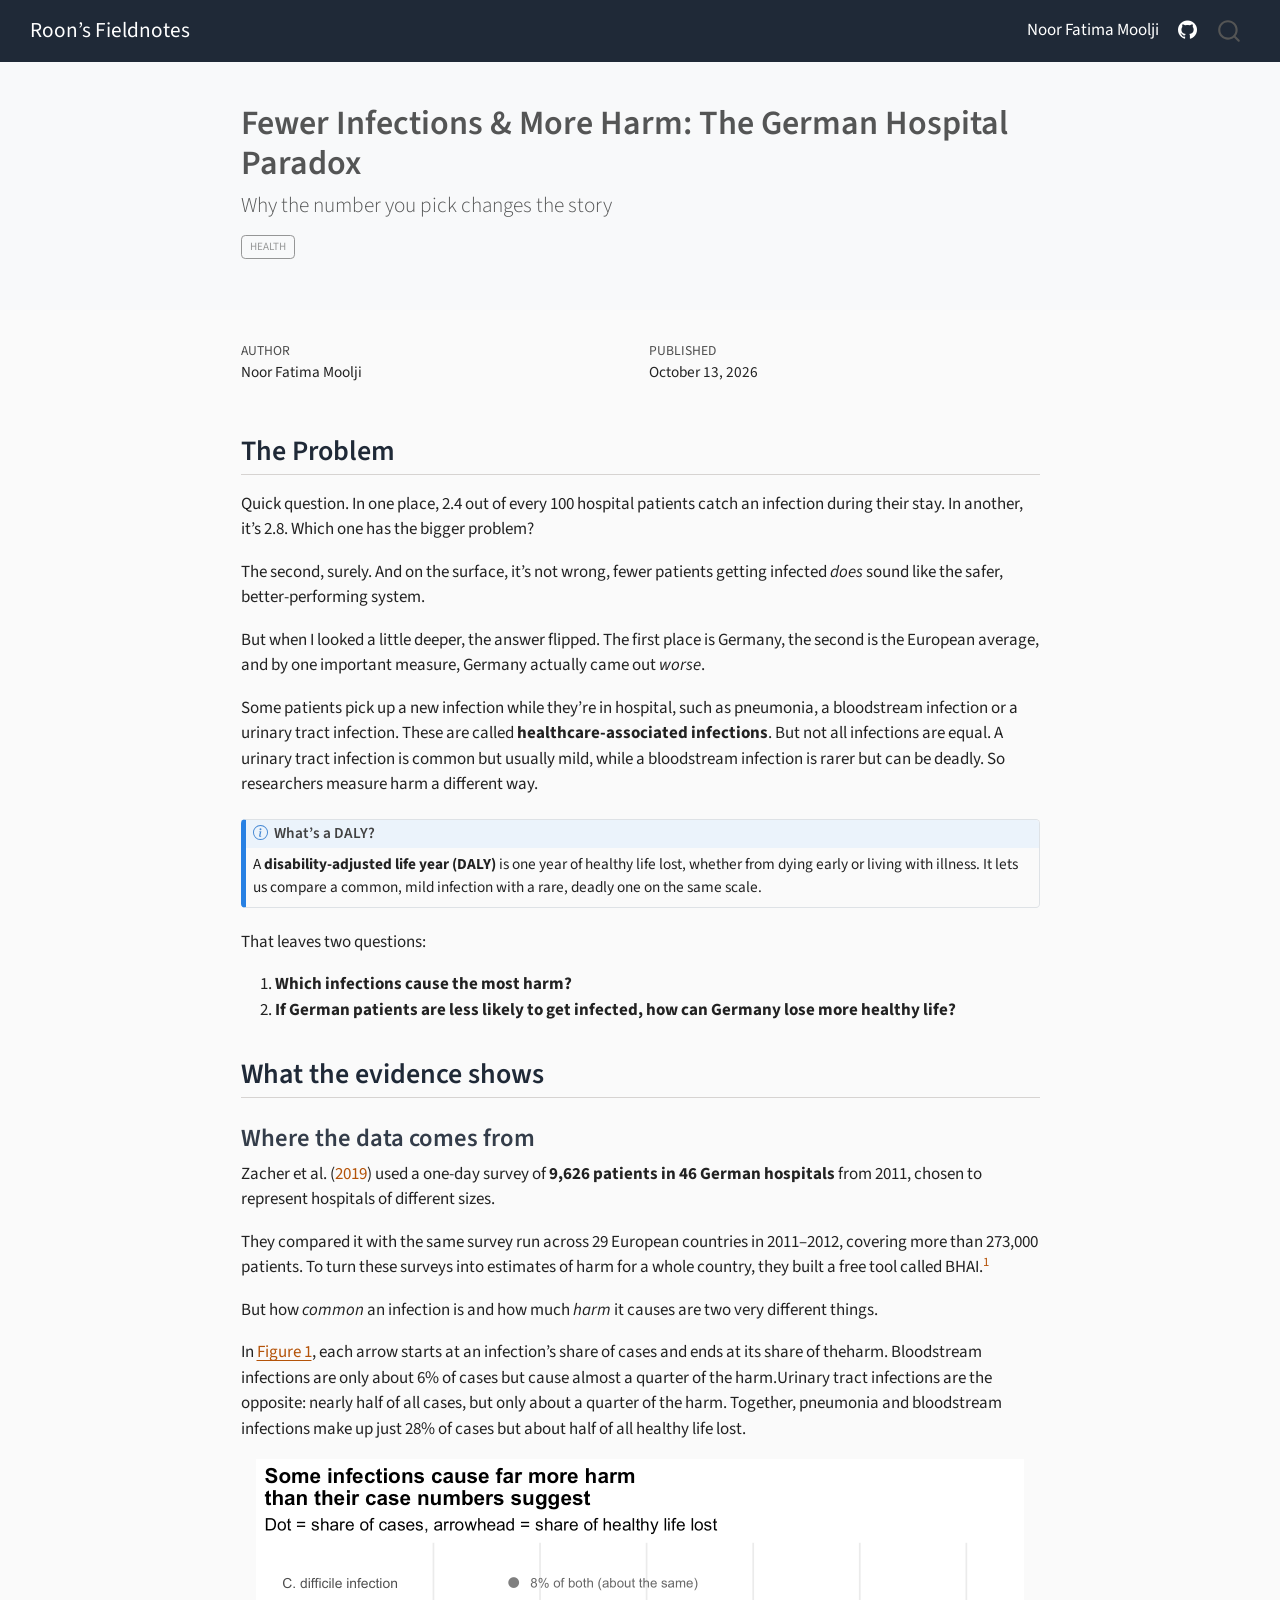
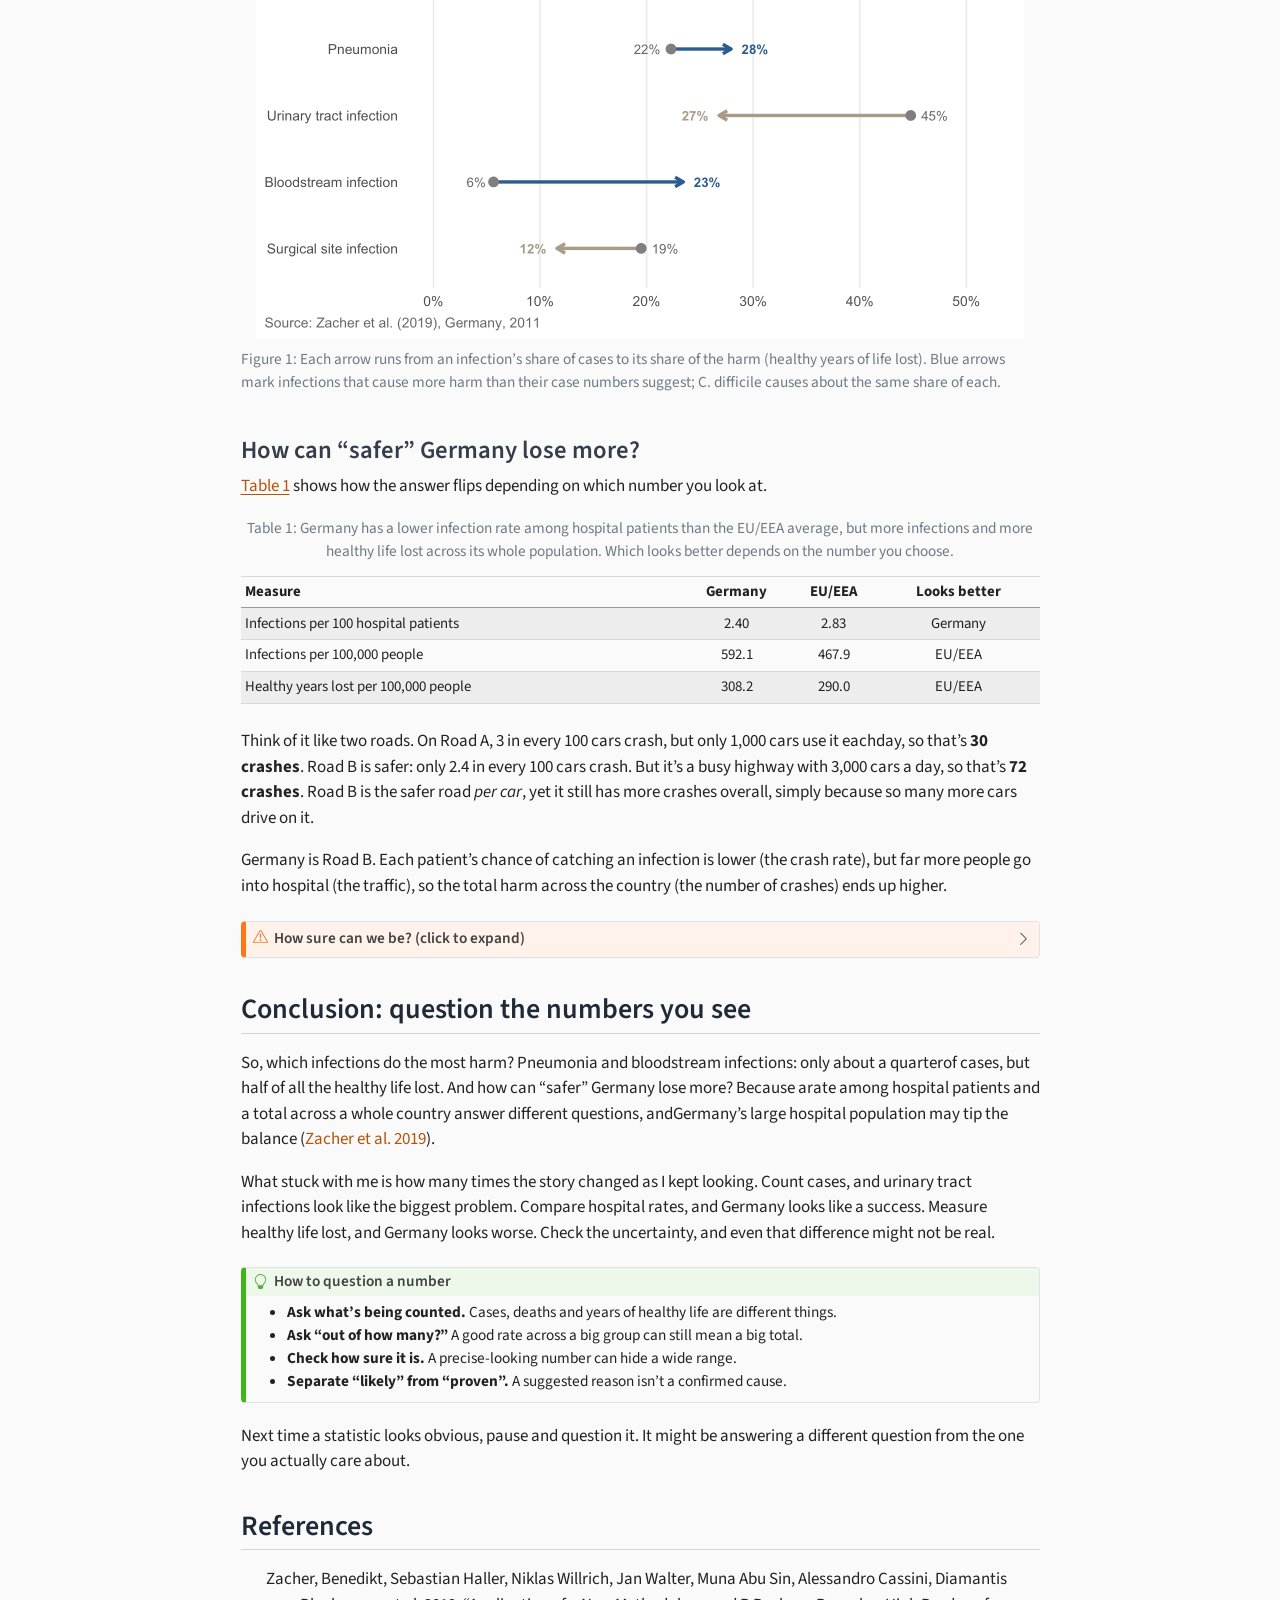
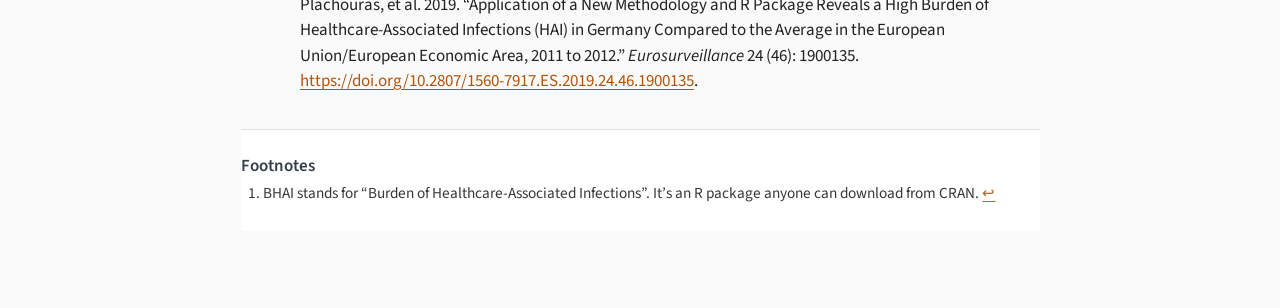
<file: posts/hospital-infections/index.html>
<!DOCTYPE html>
<html xmlns="http://www.w3.org/1999/xhtml" lang="en" xml:lang="en"><head>

<meta charset="utf-8">
<meta name="generator" content="quarto-1.8.27">

<meta name="viewport" content="width=device-width, initial-scale=1.0, user-scalable=yes">

<meta name="author" content="Noor Fatima Moolji">
<meta name="dcterms.date" content="2026-10-13">

<title>Fewer Infections &amp; More Harm: The German Hospital Paradox – Roon’s Fieldnotes</title>
<style>
code{white-space: pre-wrap;}
span.smallcaps{font-variant: small-caps;}
div.columns{display: flex; gap: min(4vw, 1.5em);}
div.column{flex: auto; overflow-x: auto;}
div.hanging-indent{margin-left: 1.5em; text-indent: -1.5em;}
ul.task-list{list-style: none;}
ul.task-list li input[type="checkbox"] {
  width: 0.8em;
  margin: 0 0.8em 0.2em -1em; /* quarto-specific, see https://github.com/quarto-dev/quarto-cli/issues/4556 */ 
  vertical-align: middle;
}
/* CSS for citations */
div.csl-bib-body { }
div.csl-entry {
  clear: both;
  margin-bottom: 0em;
}
.hanging-indent div.csl-entry {
  margin-left:2em;
  text-indent:-2em;
}
div.csl-left-margin {
  min-width:2em;
  float:left;
}
div.csl-right-inline {
  margin-left:2em;
  padding-left:1em;
}
div.csl-indent {
  margin-left: 2em;
}</style>


<script src="../../site_libs/quarto-nav/quarto-nav.js"></script>
<script src="../../site_libs/quarto-nav/headroom.min.js"></script>
<script src="../../site_libs/clipboard/clipboard.min.js"></script>
<script src="../../site_libs/quarto-search/autocomplete.umd.js"></script>
<script src="../../site_libs/quarto-search/fuse.min.js"></script>
<script src="../../site_libs/quarto-search/quarto-search.js"></script>
<meta name="quarto:offset" content="../../">
<script src="../../site_libs/quarto-html/quarto.js" type="module"></script>
<script src="../../site_libs/quarto-html/tabsets/tabsets.js" type="module"></script>
<script src="../../site_libs/quarto-html/axe/axe-check.js" type="module"></script>
<script src="../../site_libs/quarto-html/popper.min.js"></script>
<script src="../../site_libs/quarto-html/tippy.umd.min.js"></script>
<script src="../../site_libs/quarto-html/anchor.min.js"></script>
<link href="../../site_libs/quarto-html/tippy.css" rel="stylesheet">
<link href="../../site_libs/quarto-html/quarto-syntax-highlighting-ed96de9b727972fe78a7b5d16c58bf87.css" rel="stylesheet" id="quarto-text-highlighting-styles">
<script src="../../site_libs/bootstrap/bootstrap.min.js"></script>
<link href="../../site_libs/bootstrap/bootstrap-icons.css" rel="stylesheet">
<link href="../../site_libs/bootstrap/bootstrap-5b4ad623e5705c0698d39aec6f10cf02.min.css" rel="stylesheet" append-hash="true" id="quarto-bootstrap" data-mode="light">
<script id="quarto-search-options" type="application/json">{
  "location": "navbar",
  "copy-button": false,
  "collapse-after": 3,
  "panel-placement": "end",
  "type": "overlay",
  "limit": 50,
  "keyboard-shortcut": [
    "f",
    "/",
    "s"
  ],
  "show-item-context": false,
  "language": {
    "search-no-results-text": "No results",
    "search-matching-documents-text": "matching documents",
    "search-copy-link-title": "Copy link to search",
    "search-hide-matches-text": "Hide additional matches",
    "search-more-match-text": "more match in this document",
    "search-more-matches-text": "more matches in this document",
    "search-clear-button-title": "Clear",
    "search-text-placeholder": "",
    "search-detached-cancel-button-title": "Cancel",
    "search-submit-button-title": "Submit",
    "search-label": "Search"
  }
}</script>


<link rel="stylesheet" href="../../styles.css">
</head>

<body class="nav-fixed fullcontent quarto-light">

<div id="quarto-search-results"></div>
  <header id="quarto-header" class="headroom fixed-top quarto-banner">
    <nav class="navbar navbar-expand-lg " data-bs-theme="dark">
      <div class="navbar-container container-fluid">
      <div class="navbar-brand-container mx-auto">
    <a class="navbar-brand" href="../../index.html">
    <span class="navbar-title">Roon’s Fieldnotes</span>
    </a>
  </div>
            <div id="quarto-search" class="" title="Search"></div>
          <button class="navbar-toggler" type="button" data-bs-toggle="collapse" data-bs-target="#navbarCollapse" aria-controls="navbarCollapse" role="menu" aria-expanded="false" aria-label="Toggle navigation" onclick="if (window.quartoToggleHeadroom) { window.quartoToggleHeadroom(); }">
  <span class="navbar-toggler-icon"></span>
</button>
          <div class="collapse navbar-collapse" id="navbarCollapse">
            <ul class="navbar-nav navbar-nav-scroll ms-auto">
  <li class="nav-item">
    <a class="nav-link" href="../../about.html"> 
<span class="menu-text">Noor Fatima Moolji</span></a>
  </li>  
  <li class="nav-item compact">
    <a class="nav-link" href="https://github.com/noormoolji17"> <i class="bi bi-github" role="img" aria-label="GitHub">
</i> 
<span class="menu-text"></span></a>
  </li>  
</ul>
          </div> <!-- /navcollapse -->
            <div class="quarto-navbar-tools">
</div>
      </div> <!-- /container-fluid -->
    </nav>
</header>
<!-- content -->
<header id="title-block-header" class="quarto-title-block default page-columns page-full">
  <div class="quarto-title-banner page-columns page-full">
    <div class="quarto-title column-body">
      <h1 class="title">Fewer Infections &amp; More Harm: The German Hospital Paradox</h1>
            <p class="subtitle lead">Why the number you pick changes the story</p>
                                <div class="quarto-categories">
                <div class="quarto-category">health</div>
              </div>
                  </div>
  </div>
    
  
  <div class="quarto-title-meta">

      <div>
      <div class="quarto-title-meta-heading">Author</div>
      <div class="quarto-title-meta-contents">
               <p>Noor Fatima Moolji </p>
            </div>
    </div>
      
      <div>
      <div class="quarto-title-meta-heading">Published</div>
      <div class="quarto-title-meta-contents">
        <p class="date">October 13, 2026</p>
      </div>
    </div>
    
      
    </div>
    
  
  </header><div id="quarto-content" class="quarto-container page-columns page-rows-contents page-layout-article page-navbar">
<!-- sidebar -->
<!-- margin-sidebar -->
    
<!-- main -->
<main class="content quarto-banner-title-block" id="quarto-document-content">





<section id="the-problem" class="level2">
<h2 class="anchored" data-anchor-id="the-problem">The Problem</h2>
<p>Quick question. In one place, 2.4 out of every 100 hospital patients catch an infection during their stay. In another, it’s 2.8. Which one has the bigger problem?</p>
<p>The second, surely. And on the surface, it’s not wrong, fewer patients getting infected <em>does</em> sound like the safer, better-performing system.</p>
<p>But when I looked a little deeper, the answer flipped. The first place is Germany, the second is the European average, and by one important measure, Germany actually came out <em>worse</em>.</p>
<p>Some patients pick up a new infection while they’re in hospital, such as pneumonia, a bloodstream infection or a urinary tract infection. These are called <strong>healthcare-associated infections</strong>. But not all infections are equal. A urinary tract infection is common but usually mild, while a bloodstream infection is rarer but can be deadly. So researchers measure harm a different way.</p>
<div class="callout callout-style-default callout-note callout-titled">
<div class="callout-header d-flex align-content-center">
<div class="callout-icon-container">
<i class="callout-icon"></i>
</div>
<div class="callout-title-container flex-fill">
<span class="screen-reader-only">Note</span>What’s a DALY?
</div>
</div>
<div class="callout-body-container callout-body">
<p>A <strong>disability-adjusted life year (DALY)</strong> is one year of healthy life lost, whether from dying early or living with illness. It lets us compare a common, mild infection with a rare, deadly one on the same scale.</p>
</div>
</div>
<p>That leaves two questions:</p>
<ol type="1">
<li><strong>Which infections cause the most harm?</strong></li>
<li><strong>If German patients are less likely to get infected, how can Germany lose more healthy life?</strong></li>
</ol>
</section>
<section id="what-the-evidence-shows" class="level2">
<h2 class="anchored" data-anchor-id="what-the-evidence-shows">What the evidence shows</h2>
<section id="where-the-data-comes-from" class="level3">
<h3 class="anchored" data-anchor-id="where-the-data-comes-from">Where the data comes from</h3>
<p><span class="citation" data-cites="zacher2019">Zacher et al. (<a href="#ref-zacher2019" role="doc-biblioref">2019</a>)</span> used a one-day survey of <strong>9,626 patients in 46 German hospitals</strong> from 2011, chosen to represent hospitals of different sizes.</p>
<p>They compared it with the same survey run across 29 European countries in 2011–2012, covering more than 273,000 patients. To turn these surveys into estimates of harm for a whole country, they built a free tool called BHAI.<a href="#fn1" class="footnote-ref" id="fnref1" role="doc-noteref"><sup>1</sup></a></p>
<p>But how <em>common</em> an infection is and how much <em>harm</em> it causes are two very different things.</p>
<p>In <a href="#fig-share" class="quarto-xref">Figure&nbsp;1</a>, each arrow starts at an infection’s share of cases and ends at its share of theharm. Bloodstream infections are only about 6% of cases but cause almost a quarter of the harm.Urinary tract infections are the opposite: nearly half of all cases, but only about a quarter of the harm. Together, pneumonia and bloodstream infections make up just 28% of cases but about half of all healthy life lost.</p>
<div class="cell">
<div class="cell-output-display">
<div id="fig-share" class="quarto-float quarto-figure quarto-figure-center anchored" alt="Arrow chart for five infection types in Germany, 2011. Bloodstream infection rises from 6% of cases to 23% of harm and pneumonia from 22% to 28%. Urinary tract infection falls from 45% of cases to 27% of harm and surgical site infection from 19% to 12%. C. difficile is about 8% of both.">
<figure class="quarto-float quarto-float-fig figure">
<div aria-describedby="fig-share-caption-0ceaefa1-69ba-4598-a22c-09a6ac19f8ca">
<img src="index_files/figure-html/fig-share-1.png" class="img-fluid figure-img" alt="Arrow chart for five infection types in Germany, 2011. Bloodstream infection rises from 6% of cases to 23% of harm and pneumonia from 22% to 28%. Urinary tract infection falls from 45% of cases to 27% of harm and surgical site infection from 19% to 12%. C. difficile is about 8% of both." width="768">
</div>
<figcaption class="quarto-float-caption-bottom quarto-float-caption quarto-float-fig" id="fig-share-caption-0ceaefa1-69ba-4598-a22c-09a6ac19f8ca">
Figure&nbsp;1: Each arrow runs from an infection’s share of cases to its share of the harm (healthy years of life lost). Blue arrows mark infections that cause more harm than their case numbers suggest; C. difficile causes about the same share of each.
</figcaption>
</figure>
</div>
</div>
</div>
</section>
<section id="how-can-safer-germany-lose-more" class="level3">
<h3 class="anchored" data-anchor-id="how-can-safer-germany-lose-more">How can “safer” Germany lose more?</h3>
<p><a href="#tbl-compare" class="quarto-xref">Table&nbsp;1</a> shows how the answer flips depending on which number you look at.</p>
<div class="cell">
<div id="tbl-compare" class="cell quarto-float quarto-figure quarto-figure-center anchored">
<figure class="quarto-float quarto-float-tbl figure">
<figcaption class="quarto-float-caption-top quarto-float-caption quarto-float-tbl" id="tbl-compare-caption-0ceaefa1-69ba-4598-a22c-09a6ac19f8ca">
Table&nbsp;1: Germany has a lower infection rate among hospital patients than the EU/EEA average, but more infections and more healthy life lost across its whole population. Which looks better depends on the number you choose.
</figcaption>
<div aria-describedby="tbl-compare-caption-0ceaefa1-69ba-4598-a22c-09a6ac19f8ca">
<div class="cell-output-display">
<table class="do-not-create-environment cell caption-top table table-sm table-striped small">
<colgroup>
<col style="width: 55%">
<col style="width: 13%">
<col style="width: 11%">
<col style="width: 20%">
</colgroup>
<thead>
<tr class="header">
<th style="text-align: left;">Measure</th>
<th style="text-align: center;">Germany</th>
<th style="text-align: center;">EU/EEA</th>
<th style="text-align: center;">Looks better</th>
</tr>
</thead>
<tbody>
<tr class="odd">
<td style="text-align: left;">Infections per 100 hospital patients</td>
<td style="text-align: center;">2.40</td>
<td style="text-align: center;">2.83</td>
<td style="text-align: center;">Germany</td>
</tr>
<tr class="even">
<td style="text-align: left;">Infections per 100,000 people</td>
<td style="text-align: center;">592.1</td>
<td style="text-align: center;">467.9</td>
<td style="text-align: center;">EU/EEA</td>
</tr>
<tr class="odd">
<td style="text-align: left;">Healthy years lost per 100,000 people</td>
<td style="text-align: center;">308.2</td>
<td style="text-align: center;">290.0</td>
<td style="text-align: center;">EU/EEA</td>
</tr>
</tbody>
</table>
</div>
</div>
</figure>
</div>
</div>
<p>Think of it like two roads. On Road A, 3 in every 100 cars crash, but only 1,000 cars use it eachday, so that’s <strong>30 crashes</strong>. Road B is safer: only 2.4 in every 100 cars crash. But it’s a busy highway with 3,000 cars a day, so that’s <strong>72 crashes</strong>. Road B is the safer road <em>per car</em>, yet it still has more crashes overall, simply because so many more cars drive on it.</p>
<p>Germany is Road B. Each patient’s chance of catching an infection is lower (the crash rate), but far more people go into hospital (the traffic), so the total harm across the country (the number of crashes) ends up higher.</p>
<div class="callout callout-style-default callout-warning callout-titled">
<div class="callout-header d-flex align-content-center collapsed" data-bs-toggle="collapse" data-bs-target=".callout-2-contents" aria-controls="callout-2" aria-expanded="false" aria-label="Toggle callout">
<div class="callout-icon-container">
<i class="callout-icon"></i>
</div>
<div class="callout-title-container flex-fill">
<span class="screen-reader-only">Warning</span>How sure can we be? (click to expand)
</div>
<div class="callout-btn-toggle d-inline-block border-0 py-1 ps-1 pe-0 float-end"><i class="callout-toggle"></i></div>
</div>
<div id="callout-2" class="callout-2-contents callout-collapse collapse">
<div class="callout-body-container callout-body">
<p>These numbers are estimates, and some are quite uncertain. Germany’s harm could be anywhere from about 221 to 416 healthy years lost per 100,000 people, and Europe’s from about 215 to 377. Those ranges overlap, so the study can’t say for certain that Germany is really worse.</p>
<p>The authors also note that some of the evidence linking infections to deaths and disability is weak, and that using a different group of German hospitals raised the total from about 249,000 to 290,000 healthy years lost.</p>
</div>
</div>
</div>
</section>
</section>
<section id="conclusion-question-the-numbers-you-see" class="level2">
<h2 class="anchored" data-anchor-id="conclusion-question-the-numbers-you-see">Conclusion: question the numbers you see</h2>
<p>So, which infections do the most harm? Pneumonia and bloodstream infections: only about a quarterof cases, but half of all the healthy life lost. And how can “safer” Germany lose more? Because arate among hospital patients and a total across a whole country answer different questions, andGermany’s large hospital population may tip the balance <span class="citation" data-cites="zacher2019">(<a href="#ref-zacher2019" role="doc-biblioref">Zacher et al. 2019</a>)</span>.</p>
<p>What stuck with me is how many times the story changed as I kept looking. Count cases, and urinary tract infections look like the biggest problem. Compare hospital rates, and Germany looks like a success. Measure healthy life lost, and Germany looks worse. Check the uncertainty, and even that difference might not be real.</p>
<div class="callout callout-style-default callout-tip callout-titled">
<div class="callout-header d-flex align-content-center">
<div class="callout-icon-container">
<i class="callout-icon"></i>
</div>
<div class="callout-title-container flex-fill">
<span class="screen-reader-only">Tip</span>How to question a number
</div>
</div>
<div class="callout-body-container callout-body">
<ul>
<li><strong>Ask what’s being counted.</strong> Cases, deaths and years of healthy life are different things.</li>
<li><strong>Ask “out of how many?”</strong> A good rate across a big group can still mean a big total.</li>
<li><strong>Check how sure it is.</strong> A precise-looking number can hide a wide range.</li>
<li><strong>Separate “likely” from “proven”.</strong> A suggested reason isn’t a confirmed cause.</li>
</ul>
</div>
</div>
<p>Next time a statistic looks obvious, pause and question it. It might be answering a different question from the one you actually care about.</p>
</section>
<section id="references" class="level2">
<h2 class="anchored" data-anchor-id="references">References</h2>
<div id="refs" class="references csl-bib-body hanging-indent" data-entry-spacing="0" role="list">
<div id="ref-zacher2019" class="csl-entry" role="listitem">
Zacher, Benedikt, Sebastian Haller, Niklas Willrich, Jan Walter, Muna Abu Sin, Alessandro Cassini, Diamantis Plachouras, et al. 2019. <span>“Application of a New Methodology and <span>R</span> Package Reveals a High Burden of Healthcare-Associated Infections (<span>HAI</span>) in <span>Germany</span> Compared to the Average in the <span>European Union/European Economic Area</span>, 2011 to 2012.”</span> <em>Eurosurveillance</em> 24 (46): 1900135. <a href="https://doi.org/10.2807/1560-7917.ES.2019.24.46.1900135">https://doi.org/10.2807/1560-7917.ES.2019.24.46.1900135</a>.
</div>
</div>


</section>


<div id="quarto-appendix" class="default"><section id="footnotes" class="footnotes footnotes-end-of-document" role="doc-endnotes"><h2 class="anchored quarto-appendix-heading">Footnotes</h2>

<ol>
<li id="fn1"><p>BHAI stands for “Burden of Healthcare-Associated Infections”. It’s an R package anyone can download from CRAN.<a href="#fnref1" class="footnote-back" role="doc-backlink">↩︎</a></p></li>
</ol>
</section></div></main> <!-- /main -->
<script id="quarto-html-after-body" type="application/javascript">
  window.document.addEventListener("DOMContentLoaded", function (event) {
    const icon = "";
    const anchorJS = new window.AnchorJS();
    anchorJS.options = {
      placement: 'right',
      icon: icon
    };
    anchorJS.add('.anchored');
    const isCodeAnnotation = (el) => {
      for (const clz of el.classList) {
        if (clz.startsWith('code-annotation-')) {                     
          return true;
        }
      }
      return false;
    }
    const onCopySuccess = function(e) {
      // button target
      const button = e.trigger;
      // don't keep focus
      button.blur();
      // flash "checked"
      button.classList.add('code-copy-button-checked');
      var currentTitle = button.getAttribute("title");
      button.setAttribute("title", "Copied!");
      let tooltip;
      if (window.bootstrap) {
        button.setAttribute("data-bs-toggle", "tooltip");
        button.setAttribute("data-bs-placement", "left");
        button.setAttribute("data-bs-title", "Copied!");
        tooltip = new bootstrap.Tooltip(button, 
          { trigger: "manual", 
            customClass: "code-copy-button-tooltip",
            offset: [0, -8]});
        tooltip.show();    
      }
      setTimeout(function() {
        if (tooltip) {
          tooltip.hide();
          button.removeAttribute("data-bs-title");
          button.removeAttribute("data-bs-toggle");
          button.removeAttribute("data-bs-placement");
        }
        button.setAttribute("title", currentTitle);
        button.classList.remove('code-copy-button-checked');
      }, 1000);
      // clear code selection
      e.clearSelection();
    }
    const getTextToCopy = function(trigger) {
      const outerScaffold = trigger.parentElement.cloneNode(true);
      const codeEl = outerScaffold.querySelector('code');
      for (const childEl of codeEl.children) {
        if (isCodeAnnotation(childEl)) {
          childEl.remove();
        }
      }
      return codeEl.innerText;
    }
    const clipboard = new window.ClipboardJS('.code-copy-button:not([data-in-quarto-modal])', {
      text: getTextToCopy
    });
    clipboard.on('success', onCopySuccess);
    if (window.document.getElementById('quarto-embedded-source-code-modal')) {
      const clipboardModal = new window.ClipboardJS('.code-copy-button[data-in-quarto-modal]', {
        text: getTextToCopy,
        container: window.document.getElementById('quarto-embedded-source-code-modal')
      });
      clipboardModal.on('success', onCopySuccess);
    }
      var localhostRegex = new RegExp(/^(?:http|https):\/\/localhost\:?[0-9]*\//);
      var mailtoRegex = new RegExp(/^mailto:/);
        var filterRegex = new RegExp("https:\/\/ETC5523-2026\.github\.io\/etc5523-assignment-3-noormoolji17\/");
      var isInternal = (href) => {
          return filterRegex.test(href) || localhostRegex.test(href) || mailtoRegex.test(href);
      }
      // Inspect non-navigation links and adorn them if external
     var links = window.document.querySelectorAll('a[href]:not(.nav-link):not(.navbar-brand):not(.toc-action):not(.sidebar-link):not(.sidebar-item-toggle):not(.pagination-link):not(.no-external):not([aria-hidden]):not(.dropdown-item):not(.quarto-navigation-tool):not(.about-link)');
      for (var i=0; i<links.length; i++) {
        const link = links[i];
        if (!isInternal(link.href)) {
          // undo the damage that might have been done by quarto-nav.js in the case of
          // links that we want to consider external
          if (link.dataset.originalHref !== undefined) {
            link.href = link.dataset.originalHref;
          }
        }
      }
    function tippyHover(el, contentFn, onTriggerFn, onUntriggerFn) {
      const config = {
        allowHTML: true,
        maxWidth: 500,
        delay: 100,
        arrow: false,
        appendTo: function(el) {
            return el.parentElement;
        },
        interactive: true,
        interactiveBorder: 10,
        theme: 'quarto',
        placement: 'bottom-start',
      };
      if (contentFn) {
        config.content = contentFn;
      }
      if (onTriggerFn) {
        config.onTrigger = onTriggerFn;
      }
      if (onUntriggerFn) {
        config.onUntrigger = onUntriggerFn;
      }
      window.tippy(el, config); 
    }
    const noterefs = window.document.querySelectorAll('a[role="doc-noteref"]');
    for (var i=0; i<noterefs.length; i++) {
      const ref = noterefs[i];
      tippyHover(ref, function() {
        // use id or data attribute instead here
        let href = ref.getAttribute('data-footnote-href') || ref.getAttribute('href');
        try { href = new URL(href).hash; } catch {}
        const id = href.replace(/^#\/?/, "");
        const note = window.document.getElementById(id);
        if (note) {
          return note.innerHTML;
        } else {
          return "";
        }
      });
    }
    const xrefs = window.document.querySelectorAll('a.quarto-xref');
    const processXRef = (id, note) => {
      // Strip column container classes
      const stripColumnClz = (el) => {
        el.classList.remove("page-full", "page-columns");
        if (el.children) {
          for (const child of el.children) {
            stripColumnClz(child);
          }
        }
      }
      stripColumnClz(note)
      if (id === null || id.startsWith('sec-')) {
        // Special case sections, only their first couple elements
        const container = document.createElement("div");
        if (note.children && note.children.length > 2) {
          container.appendChild(note.children[0].cloneNode(true));
          for (let i = 1; i < note.children.length; i++) {
            const child = note.children[i];
            if (child.tagName === "P" && child.innerText === "") {
              continue;
            } else {
              container.appendChild(child.cloneNode(true));
              break;
            }
          }
          if (window.Quarto?.typesetMath) {
            window.Quarto.typesetMath(container);
          }
          return container.innerHTML
        } else {
          if (window.Quarto?.typesetMath) {
            window.Quarto.typesetMath(note);
          }
          return note.innerHTML;
        }
      } else {
        // Remove any anchor links if they are present
        const anchorLink = note.querySelector('a.anchorjs-link');
        if (anchorLink) {
          anchorLink.remove();
        }
        if (window.Quarto?.typesetMath) {
          window.Quarto.typesetMath(note);
        }
        if (note.classList.contains("callout")) {
          return note.outerHTML;
        } else {
          return note.innerHTML;
        }
      }
    }
    for (var i=0; i<xrefs.length; i++) {
      const xref = xrefs[i];
      tippyHover(xref, undefined, function(instance) {
        instance.disable();
        let url = xref.getAttribute('href');
        let hash = undefined; 
        if (url.startsWith('#')) {
          hash = url;
        } else {
          try { hash = new URL(url).hash; } catch {}
        }
        if (hash) {
          const id = hash.replace(/^#\/?/, "");
          const note = window.document.getElementById(id);
          if (note !== null) {
            try {
              const html = processXRef(id, note.cloneNode(true));
              instance.setContent(html);
            } finally {
              instance.enable();
              instance.show();
            }
          } else {
            // See if we can fetch this
            fetch(url.split('#')[0])
            .then(res => res.text())
            .then(html => {
              const parser = new DOMParser();
              const htmlDoc = parser.parseFromString(html, "text/html");
              const note = htmlDoc.getElementById(id);
              if (note !== null) {
                const html = processXRef(id, note);
                instance.setContent(html);
              } 
            }).finally(() => {
              instance.enable();
              instance.show();
            });
          }
        } else {
          // See if we can fetch a full url (with no hash to target)
          // This is a special case and we should probably do some content thinning / targeting
          fetch(url)
          .then(res => res.text())
          .then(html => {
            const parser = new DOMParser();
            const htmlDoc = parser.parseFromString(html, "text/html");
            const note = htmlDoc.querySelector('main.content');
            if (note !== null) {
              // This should only happen for chapter cross references
              // (since there is no id in the URL)
              // remove the first header
              if (note.children.length > 0 && note.children[0].tagName === "HEADER") {
                note.children[0].remove();
              }
              const html = processXRef(null, note);
              instance.setContent(html);
            } 
          }).finally(() => {
            instance.enable();
            instance.show();
          });
        }
      }, function(instance) {
      });
    }
        let selectedAnnoteEl;
        const selectorForAnnotation = ( cell, annotation) => {
          let cellAttr = 'data-code-cell="' + cell + '"';
          let lineAttr = 'data-code-annotation="' +  annotation + '"';
          const selector = 'span[' + cellAttr + '][' + lineAttr + ']';
          return selector;
        }
        const selectCodeLines = (annoteEl) => {
          const doc = window.document;
          const targetCell = annoteEl.getAttribute("data-target-cell");
          const targetAnnotation = annoteEl.getAttribute("data-target-annotation");
          const annoteSpan = window.document.querySelector(selectorForAnnotation(targetCell, targetAnnotation));
          const lines = annoteSpan.getAttribute("data-code-lines").split(",");
          const lineIds = lines.map((line) => {
            return targetCell + "-" + line;
          })
          let top = null;
          let height = null;
          let parent = null;
          if (lineIds.length > 0) {
              //compute the position of the single el (top and bottom and make a div)
              const el = window.document.getElementById(lineIds[0]);
              top = el.offsetTop;
              height = el.offsetHeight;
              parent = el.parentElement.parentElement;
            if (lineIds.length > 1) {
              const lastEl = window.document.getElementById(lineIds[lineIds.length - 1]);
              const bottom = lastEl.offsetTop + lastEl.offsetHeight;
              height = bottom - top;
            }
            if (top !== null && height !== null && parent !== null) {
              // cook up a div (if necessary) and position it 
              let div = window.document.getElementById("code-annotation-line-highlight");
              if (div === null) {
                div = window.document.createElement("div");
                div.setAttribute("id", "code-annotation-line-highlight");
                div.style.position = 'absolute';
                parent.appendChild(div);
              }
              div.style.top = top - 2 + "px";
              div.style.height = height + 4 + "px";
              div.style.left = 0;
              let gutterDiv = window.document.getElementById("code-annotation-line-highlight-gutter");
              if (gutterDiv === null) {
                gutterDiv = window.document.createElement("div");
                gutterDiv.setAttribute("id", "code-annotation-line-highlight-gutter");
                gutterDiv.style.position = 'absolute';
                const codeCell = window.document.getElementById(targetCell);
                const gutter = codeCell.querySelector('.code-annotation-gutter');
                gutter.appendChild(gutterDiv);
              }
              gutterDiv.style.top = top - 2 + "px";
              gutterDiv.style.height = height + 4 + "px";
            }
            selectedAnnoteEl = annoteEl;
          }
        };
        const unselectCodeLines = () => {
          const elementsIds = ["code-annotation-line-highlight", "code-annotation-line-highlight-gutter"];
          elementsIds.forEach((elId) => {
            const div = window.document.getElementById(elId);
            if (div) {
              div.remove();
            }
          });
          selectedAnnoteEl = undefined;
        };
          // Handle positioning of the toggle
      window.addEventListener(
        "resize",
        throttle(() => {
          elRect = undefined;
          if (selectedAnnoteEl) {
            selectCodeLines(selectedAnnoteEl);
          }
        }, 10)
      );
      function throttle(fn, ms) {
      let throttle = false;
      let timer;
        return (...args) => {
          if(!throttle) { // first call gets through
              fn.apply(this, args);
              throttle = true;
          } else { // all the others get throttled
              if(timer) clearTimeout(timer); // cancel #2
              timer = setTimeout(() => {
                fn.apply(this, args);
                timer = throttle = false;
              }, ms);
          }
        };
      }
        // Attach click handler to the DT
        const annoteDls = window.document.querySelectorAll('dt[data-target-cell]');
        for (const annoteDlNode of annoteDls) {
          annoteDlNode.addEventListener('click', (event) => {
            const clickedEl = event.target;
            if (clickedEl !== selectedAnnoteEl) {
              unselectCodeLines();
              const activeEl = window.document.querySelector('dt[data-target-cell].code-annotation-active');
              if (activeEl) {
                activeEl.classList.remove('code-annotation-active');
              }
              selectCodeLines(clickedEl);
              clickedEl.classList.add('code-annotation-active');
            } else {
              // Unselect the line
              unselectCodeLines();
              clickedEl.classList.remove('code-annotation-active');
            }
          });
        }
    const findCites = (el) => {
      const parentEl = el.parentElement;
      if (parentEl) {
        const cites = parentEl.dataset.cites;
        if (cites) {
          return {
            el,
            cites: cites.split(' ')
          };
        } else {
          return findCites(el.parentElement)
        }
      } else {
        return undefined;
      }
    };
    var bibliorefs = window.document.querySelectorAll('a[role="doc-biblioref"]');
    for (var i=0; i<bibliorefs.length; i++) {
      const ref = bibliorefs[i];
      const citeInfo = findCites(ref);
      if (citeInfo) {
        tippyHover(citeInfo.el, function() {
          var popup = window.document.createElement('div');
          citeInfo.cites.forEach(function(cite) {
            var citeDiv = window.document.createElement('div');
            citeDiv.classList.add('hanging-indent');
            citeDiv.classList.add('csl-entry');
            var biblioDiv = window.document.getElementById('ref-' + cite);
            if (biblioDiv) {
              citeDiv.innerHTML = biblioDiv.innerHTML;
            }
            popup.appendChild(citeDiv);
          });
          return popup.innerHTML;
        });
      }
    }
  });
  </script>
</div> <!-- /content -->




</body></html>
</file>
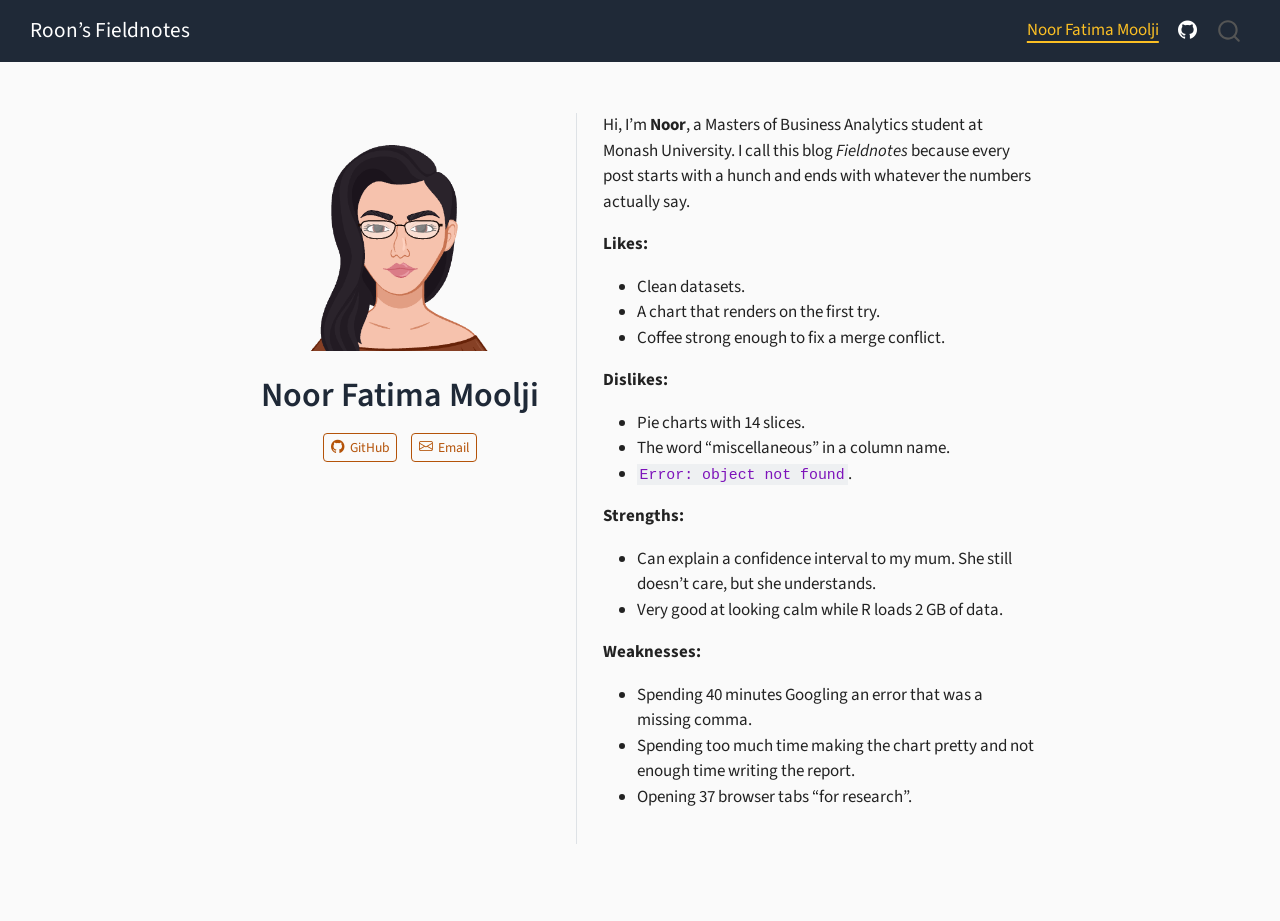
<file: about.html>
<!DOCTYPE html>
<html xmlns="http://www.w3.org/1999/xhtml" lang="en" xml:lang="en"><head>

<meta charset="utf-8">
<meta name="generator" content="quarto-1.8.27">

<meta name="viewport" content="width=device-width, initial-scale=1.0, user-scalable=yes">


<title>Noor Fatima Moolji – Roon’s Fieldnotes</title>
<style>
code{white-space: pre-wrap;}
span.smallcaps{font-variant: small-caps;}
div.columns{display: flex; gap: min(4vw, 1.5em);}
div.column{flex: auto; overflow-x: auto;}
div.hanging-indent{margin-left: 1.5em; text-indent: -1.5em;}
ul.task-list{list-style: none;}
ul.task-list li input[type="checkbox"] {
  width: 0.8em;
  margin: 0 0.8em 0.2em -1em; /* quarto-specific, see https://github.com/quarto-dev/quarto-cli/issues/4556 */ 
  vertical-align: middle;
}
</style>


<script src="site_libs/quarto-nav/quarto-nav.js"></script>
<script src="site_libs/quarto-nav/headroom.min.js"></script>
<script src="site_libs/clipboard/clipboard.min.js"></script>
<script src="site_libs/quarto-search/autocomplete.umd.js"></script>
<script src="site_libs/quarto-search/fuse.min.js"></script>
<script src="site_libs/quarto-search/quarto-search.js"></script>
<meta name="quarto:offset" content="./">
<script src="site_libs/quarto-html/quarto.js" type="module"></script>
<script src="site_libs/quarto-html/tabsets/tabsets.js" type="module"></script>
<script src="site_libs/quarto-html/axe/axe-check.js" type="module"></script>
<script src="site_libs/quarto-html/popper.min.js"></script>
<script src="site_libs/quarto-html/tippy.umd.min.js"></script>
<link href="site_libs/quarto-html/tippy.css" rel="stylesheet">
<link href="site_libs/quarto-html/quarto-syntax-highlighting-ed96de9b727972fe78a7b5d16c58bf87.css" rel="stylesheet" id="quarto-text-highlighting-styles">
<script src="site_libs/bootstrap/bootstrap.min.js"></script>
<link href="site_libs/bootstrap/bootstrap-icons.css" rel="stylesheet">
<link href="site_libs/bootstrap/bootstrap-5b4ad623e5705c0698d39aec6f10cf02.min.css" rel="stylesheet" append-hash="true" id="quarto-bootstrap" data-mode="light">
<script id="quarto-search-options" type="application/json">{
  "location": "navbar",
  "copy-button": false,
  "collapse-after": 3,
  "panel-placement": "end",
  "type": "overlay",
  "limit": 50,
  "keyboard-shortcut": [
    "f",
    "/",
    "s"
  ],
  "show-item-context": false,
  "language": {
    "search-no-results-text": "No results",
    "search-matching-documents-text": "matching documents",
    "search-copy-link-title": "Copy link to search",
    "search-hide-matches-text": "Hide additional matches",
    "search-more-match-text": "more match in this document",
    "search-more-matches-text": "more matches in this document",
    "search-clear-button-title": "Clear",
    "search-text-placeholder": "",
    "search-detached-cancel-button-title": "Cancel",
    "search-submit-button-title": "Submit",
    "search-label": "Search"
  }
}</script>


<link rel="stylesheet" href="styles.css">
</head>

<body class="nav-fixed fullcontent quarto-light">

<div id="quarto-search-results"></div>
  <header id="quarto-header" class="headroom fixed-top">
    <nav class="navbar navbar-expand-lg " data-bs-theme="dark">
      <div class="navbar-container container-fluid">
      <div class="navbar-brand-container mx-auto">
    <a class="navbar-brand" href="./index.html">
    <span class="navbar-title">Roon’s Fieldnotes</span>
    </a>
  </div>
            <div id="quarto-search" class="" title="Search"></div>
          <button class="navbar-toggler" type="button" data-bs-toggle="collapse" data-bs-target="#navbarCollapse" aria-controls="navbarCollapse" role="menu" aria-expanded="false" aria-label="Toggle navigation" onclick="if (window.quartoToggleHeadroom) { window.quartoToggleHeadroom(); }">
  <span class="navbar-toggler-icon"></span>
</button>
          <div class="collapse navbar-collapse" id="navbarCollapse">
            <ul class="navbar-nav navbar-nav-scroll ms-auto">
  <li class="nav-item">
    <a class="nav-link active" href="./about.html" aria-current="page"> 
<span class="menu-text">Noor Fatima Moolji</span></a>
  </li>  
  <li class="nav-item compact">
    <a class="nav-link" href="https://github.com/noormoolji17"> <i class="bi bi-github" role="img" aria-label="GitHub">
</i> 
<span class="menu-text"></span></a>
  </li>  
</ul>
          </div> <!-- /navcollapse -->
            <div class="quarto-navbar-tools">
</div>
      </div> <!-- /container-fluid -->
    </nav>
</header>
<!-- content -->
<div id="quarto-content" class="quarto-container page-columns page-rows-contents page-layout-article page-navbar">
<!-- sidebar -->
<!-- margin-sidebar -->
    
<!-- main -->
<div class="quarto-about-trestles">
  <div class="about-entity">
    <img src="profile.png" class="about-image
  rounded " style="width: 14em;">
<header id="title-block-header" class="quarto-title-block default">
<div class="quarto-title">
<h1 class="title">Noor Fatima Moolji</h1>
</div>
<div class="quarto-title-meta">
  </div>
</header>
    <div class="about-links">
  <a href="https://github.com/noormoolji17" class="about-link" rel="" target="">
    <i class="bi bi-github"></i>
     <span class="about-link-text">GitHub</span>
  </a>
  <a href="mailto:noormoolji17@gmail.com" class="about-link" rel="" target="">
    <i class="bi bi-envelope"></i>
     <span class="about-link-text">Email</span>
  </a>
</div>
  </div>
  <div class="about-contents"><main class="content" id="quarto-document-content">
<p>Hi, I’m <strong>Noor</strong>, a Masters of Business Analytics student at Monash University. I call this blog <em>Fieldnotes</em> because every post starts with a hunch and ends with whatever the numbers actually say.</p>
<p><strong>Likes:</strong></p>
<ul>
<li>Clean datasets.</li>
<li>A chart that renders on the first try.</li>
<li>Coffee strong enough to fix a merge conflict.</li>
</ul>
<p><strong>Dislikes:</strong></p>
<ul>
<li>Pie charts with 14 slices.</li>
<li>The word “miscellaneous” in a column name.</li>
<li><code>Error: object not found</code>.</li>
</ul>
<p><strong>Strengths:</strong></p>
<ul>
<li>Can explain a confidence interval to my mum. She still doesn’t care, but she understands.</li>
<li>Very good at looking calm while R loads 2 GB of data.</li>
</ul>
<p><strong>Weaknesses:</strong></p>
<ul>
<li>Spending 40 minutes Googling an error that was a missing comma.</li>
<li>Spending too much time making the chart pretty and not enough time writing the report.</li>
<li>Opening 37 browser tabs “for research”.</li>
</ul>


</main></div>
</div>
 <!-- /main -->
<script id="quarto-html-after-body" type="application/javascript">
  window.document.addEventListener("DOMContentLoaded", function (event) {
    const isCodeAnnotation = (el) => {
      for (const clz of el.classList) {
        if (clz.startsWith('code-annotation-')) {                     
          return true;
        }
      }
      return false;
    }
    const onCopySuccess = function(e) {
      // button target
      const button = e.trigger;
      // don't keep focus
      button.blur();
      // flash "checked"
      button.classList.add('code-copy-button-checked');
      var currentTitle = button.getAttribute("title");
      button.setAttribute("title", "Copied!");
      let tooltip;
      if (window.bootstrap) {
        button.setAttribute("data-bs-toggle", "tooltip");
        button.setAttribute("data-bs-placement", "left");
        button.setAttribute("data-bs-title", "Copied!");
        tooltip = new bootstrap.Tooltip(button, 
          { trigger: "manual", 
            customClass: "code-copy-button-tooltip",
            offset: [0, -8]});
        tooltip.show();    
      }
      setTimeout(function() {
        if (tooltip) {
          tooltip.hide();
          button.removeAttribute("data-bs-title");
          button.removeAttribute("data-bs-toggle");
          button.removeAttribute("data-bs-placement");
        }
        button.setAttribute("title", currentTitle);
        button.classList.remove('code-copy-button-checked');
      }, 1000);
      // clear code selection
      e.clearSelection();
    }
    const getTextToCopy = function(trigger) {
      const outerScaffold = trigger.parentElement.cloneNode(true);
      const codeEl = outerScaffold.querySelector('code');
      for (const childEl of codeEl.children) {
        if (isCodeAnnotation(childEl)) {
          childEl.remove();
        }
      }
      return codeEl.innerText;
    }
    const clipboard = new window.ClipboardJS('.code-copy-button:not([data-in-quarto-modal])', {
      text: getTextToCopy
    });
    clipboard.on('success', onCopySuccess);
    if (window.document.getElementById('quarto-embedded-source-code-modal')) {
      const clipboardModal = new window.ClipboardJS('.code-copy-button[data-in-quarto-modal]', {
        text: getTextToCopy,
        container: window.document.getElementById('quarto-embedded-source-code-modal')
      });
      clipboardModal.on('success', onCopySuccess);
    }
      var localhostRegex = new RegExp(/^(?:http|https):\/\/localhost\:?[0-9]*\//);
      var mailtoRegex = new RegExp(/^mailto:/);
        var filterRegex = new RegExp("https:\/\/ETC5523-2026\.github\.io\/etc5523-assignment-3-noormoolji17\/");
      var isInternal = (href) => {
          return filterRegex.test(href) || localhostRegex.test(href) || mailtoRegex.test(href);
      }
      // Inspect non-navigation links and adorn them if external
     var links = window.document.querySelectorAll('a[href]:not(.nav-link):not(.navbar-brand):not(.toc-action):not(.sidebar-link):not(.sidebar-item-toggle):not(.pagination-link):not(.no-external):not([aria-hidden]):not(.dropdown-item):not(.quarto-navigation-tool):not(.about-link)');
      for (var i=0; i<links.length; i++) {
        const link = links[i];
        if (!isInternal(link.href)) {
          // undo the damage that might have been done by quarto-nav.js in the case of
          // links that we want to consider external
          if (link.dataset.originalHref !== undefined) {
            link.href = link.dataset.originalHref;
          }
        }
      }
    function tippyHover(el, contentFn, onTriggerFn, onUntriggerFn) {
      const config = {
        allowHTML: true,
        maxWidth: 500,
        delay: 100,
        arrow: false,
        appendTo: function(el) {
            return el.parentElement;
        },
        interactive: true,
        interactiveBorder: 10,
        theme: 'quarto',
        placement: 'bottom-start',
      };
      if (contentFn) {
        config.content = contentFn;
      }
      if (onTriggerFn) {
        config.onTrigger = onTriggerFn;
      }
      if (onUntriggerFn) {
        config.onUntrigger = onUntriggerFn;
      }
      window.tippy(el, config); 
    }
    const noterefs = window.document.querySelectorAll('a[role="doc-noteref"]');
    for (var i=0; i<noterefs.length; i++) {
      const ref = noterefs[i];
      tippyHover(ref, function() {
        // use id or data attribute instead here
        let href = ref.getAttribute('data-footnote-href') || ref.getAttribute('href');
        try { href = new URL(href).hash; } catch {}
        const id = href.replace(/^#\/?/, "");
        const note = window.document.getElementById(id);
        if (note) {
          return note.innerHTML;
        } else {
          return "";
        }
      });
    }
    const xrefs = window.document.querySelectorAll('a.quarto-xref');
    const processXRef = (id, note) => {
      // Strip column container classes
      const stripColumnClz = (el) => {
        el.classList.remove("page-full", "page-columns");
        if (el.children) {
          for (const child of el.children) {
            stripColumnClz(child);
          }
        }
      }
      stripColumnClz(note)
      if (id === null || id.startsWith('sec-')) {
        // Special case sections, only their first couple elements
        const container = document.createElement("div");
        if (note.children && note.children.length > 2) {
          container.appendChild(note.children[0].cloneNode(true));
          for (let i = 1; i < note.children.length; i++) {
            const child = note.children[i];
            if (child.tagName === "P" && child.innerText === "") {
              continue;
            } else {
              container.appendChild(child.cloneNode(true));
              break;
            }
          }
          if (window.Quarto?.typesetMath) {
            window.Quarto.typesetMath(container);
          }
          return container.innerHTML
        } else {
          if (window.Quarto?.typesetMath) {
            window.Quarto.typesetMath(note);
          }
          return note.innerHTML;
        }
      } else {
        // Remove any anchor links if they are present
        const anchorLink = note.querySelector('a.anchorjs-link');
        if (anchorLink) {
          anchorLink.remove();
        }
        if (window.Quarto?.typesetMath) {
          window.Quarto.typesetMath(note);
        }
        if (note.classList.contains("callout")) {
          return note.outerHTML;
        } else {
          return note.innerHTML;
        }
      }
    }
    for (var i=0; i<xrefs.length; i++) {
      const xref = xrefs[i];
      tippyHover(xref, undefined, function(instance) {
        instance.disable();
        let url = xref.getAttribute('href');
        let hash = undefined; 
        if (url.startsWith('#')) {
          hash = url;
        } else {
          try { hash = new URL(url).hash; } catch {}
        }
        if (hash) {
          const id = hash.replace(/^#\/?/, "");
          const note = window.document.getElementById(id);
          if (note !== null) {
            try {
              const html = processXRef(id, note.cloneNode(true));
              instance.setContent(html);
            } finally {
              instance.enable();
              instance.show();
            }
          } else {
            // See if we can fetch this
            fetch(url.split('#')[0])
            .then(res => res.text())
            .then(html => {
              const parser = new DOMParser();
              const htmlDoc = parser.parseFromString(html, "text/html");
              const note = htmlDoc.getElementById(id);
              if (note !== null) {
                const html = processXRef(id, note);
                instance.setContent(html);
              } 
            }).finally(() => {
              instance.enable();
              instance.show();
            });
          }
        } else {
          // See if we can fetch a full url (with no hash to target)
          // This is a special case and we should probably do some content thinning / targeting
          fetch(url)
          .then(res => res.text())
          .then(html => {
            const parser = new DOMParser();
            const htmlDoc = parser.parseFromString(html, "text/html");
            const note = htmlDoc.querySelector('main.content');
            if (note !== null) {
              // This should only happen for chapter cross references
              // (since there is no id in the URL)
              // remove the first header
              if (note.children.length > 0 && note.children[0].tagName === "HEADER") {
                note.children[0].remove();
              }
              const html = processXRef(null, note);
              instance.setContent(html);
            } 
          }).finally(() => {
            instance.enable();
            instance.show();
          });
        }
      }, function(instance) {
      });
    }
        let selectedAnnoteEl;
        const selectorForAnnotation = ( cell, annotation) => {
          let cellAttr = 'data-code-cell="' + cell + '"';
          let lineAttr = 'data-code-annotation="' +  annotation + '"';
          const selector = 'span[' + cellAttr + '][' + lineAttr + ']';
          return selector;
        }
        const selectCodeLines = (annoteEl) => {
          const doc = window.document;
          const targetCell = annoteEl.getAttribute("data-target-cell");
          const targetAnnotation = annoteEl.getAttribute("data-target-annotation");
          const annoteSpan = window.document.querySelector(selectorForAnnotation(targetCell, targetAnnotation));
          const lines = annoteSpan.getAttribute("data-code-lines").split(",");
          const lineIds = lines.map((line) => {
            return targetCell + "-" + line;
          })
          let top = null;
          let height = null;
          let parent = null;
          if (lineIds.length > 0) {
              //compute the position of the single el (top and bottom and make a div)
              const el = window.document.getElementById(lineIds[0]);
              top = el.offsetTop;
              height = el.offsetHeight;
              parent = el.parentElement.parentElement;
            if (lineIds.length > 1) {
              const lastEl = window.document.getElementById(lineIds[lineIds.length - 1]);
              const bottom = lastEl.offsetTop + lastEl.offsetHeight;
              height = bottom - top;
            }
            if (top !== null && height !== null && parent !== null) {
              // cook up a div (if necessary) and position it 
              let div = window.document.getElementById("code-annotation-line-highlight");
              if (div === null) {
                div = window.document.createElement("div");
                div.setAttribute("id", "code-annotation-line-highlight");
                div.style.position = 'absolute';
                parent.appendChild(div);
              }
              div.style.top = top - 2 + "px";
              div.style.height = height + 4 + "px";
              div.style.left = 0;
              let gutterDiv = window.document.getElementById("code-annotation-line-highlight-gutter");
              if (gutterDiv === null) {
                gutterDiv = window.document.createElement("div");
                gutterDiv.setAttribute("id", "code-annotation-line-highlight-gutter");
                gutterDiv.style.position = 'absolute';
                const codeCell = window.document.getElementById(targetCell);
                const gutter = codeCell.querySelector('.code-annotation-gutter');
                gutter.appendChild(gutterDiv);
              }
              gutterDiv.style.top = top - 2 + "px";
              gutterDiv.style.height = height + 4 + "px";
            }
            selectedAnnoteEl = annoteEl;
          }
        };
        const unselectCodeLines = () => {
          const elementsIds = ["code-annotation-line-highlight", "code-annotation-line-highlight-gutter"];
          elementsIds.forEach((elId) => {
            const div = window.document.getElementById(elId);
            if (div) {
              div.remove();
            }
          });
          selectedAnnoteEl = undefined;
        };
          // Handle positioning of the toggle
      window.addEventListener(
        "resize",
        throttle(() => {
          elRect = undefined;
          if (selectedAnnoteEl) {
            selectCodeLines(selectedAnnoteEl);
          }
        }, 10)
      );
      function throttle(fn, ms) {
      let throttle = false;
      let timer;
        return (...args) => {
          if(!throttle) { // first call gets through
              fn.apply(this, args);
              throttle = true;
          } else { // all the others get throttled
              if(timer) clearTimeout(timer); // cancel #2
              timer = setTimeout(() => {
                fn.apply(this, args);
                timer = throttle = false;
              }, ms);
          }
        };
      }
        // Attach click handler to the DT
        const annoteDls = window.document.querySelectorAll('dt[data-target-cell]');
        for (const annoteDlNode of annoteDls) {
          annoteDlNode.addEventListener('click', (event) => {
            const clickedEl = event.target;
            if (clickedEl !== selectedAnnoteEl) {
              unselectCodeLines();
              const activeEl = window.document.querySelector('dt[data-target-cell].code-annotation-active');
              if (activeEl) {
                activeEl.classList.remove('code-annotation-active');
              }
              selectCodeLines(clickedEl);
              clickedEl.classList.add('code-annotation-active');
            } else {
              // Unselect the line
              unselectCodeLines();
              clickedEl.classList.remove('code-annotation-active');
            }
          });
        }
    const findCites = (el) => {
      const parentEl = el.parentElement;
      if (parentEl) {
        const cites = parentEl.dataset.cites;
        if (cites) {
          return {
            el,
            cites: cites.split(' ')
          };
        } else {
          return findCites(el.parentElement)
        }
      } else {
        return undefined;
      }
    };
    var bibliorefs = window.document.querySelectorAll('a[role="doc-biblioref"]');
    for (var i=0; i<bibliorefs.length; i++) {
      const ref = bibliorefs[i];
      const citeInfo = findCites(ref);
      if (citeInfo) {
        tippyHover(citeInfo.el, function() {
          var popup = window.document.createElement('div');
          citeInfo.cites.forEach(function(cite) {
            var citeDiv = window.document.createElement('div');
            citeDiv.classList.add('hanging-indent');
            citeDiv.classList.add('csl-entry');
            var biblioDiv = window.document.getElementById('ref-' + cite);
            if (biblioDiv) {
              citeDiv.innerHTML = biblioDiv.innerHTML;
            }
            popup.appendChild(citeDiv);
          });
          return popup.innerHTML;
        });
      }
    }
  });
  </script>
</div> <!-- /content -->




</body></html>
</file>
<file: site_libs/quarto-html/tippy.css>
.tippy-box[data-animation=fade][data-state=hidden]{opacity:0}[data-tippy-root]{max-width:calc(100vw - 10px)}.tippy-box{position:relative;background-color:#333;color:#fff;border-radius:4px;font-size:14px;line-height:1.4;white-space:normal;outline:0;transition-property:transform,visibility,opacity}.tippy-box[data-placement^=top]>.tippy-arrow{bottom:0}.tippy-box[data-placement^=top]>.tippy-arrow:before{bottom:-7px;left:0;border-width:8px 8px 0;border-top-color:initial;transform-origin:center top}.tippy-box[data-placement^=bottom]>.tippy-arrow{top:0}.tippy-box[data-placement^=bottom]>.tippy-arrow:before{top:-7px;left:0;border-width:0 8px 8px;border-bottom-color:initial;transform-origin:center bottom}.tippy-box[data-placement^=left]>.tippy-arrow{right:0}.tippy-box[data-placement^=left]>.tippy-arrow:before{border-width:8px 0 8px 8px;border-left-color:initial;right:-7px;transform-origin:center left}.tippy-box[data-placement^=right]>.tippy-arrow{left:0}.tippy-box[data-placement^=right]>.tippy-arrow:before{left:-7px;border-width:8px 8px 8px 0;border-right-color:initial;transform-origin:center right}.tippy-box[data-inertia][data-state=visible]{transition-timing-function:cubic-bezier(.54,1.5,.38,1.11)}.tippy-arrow{width:16px;height:16px;color:#333}.tippy-arrow:before{content:"";position:absolute;border-color:transparent;border-style:solid}.tippy-content{position:relative;padding:5px 9px;z-index:1}
</file>
<file: site_libs/quarto-html/quarto-syntax-highlighting-ed96de9b727972fe78a7b5d16c58bf87.css>
/* quarto syntax highlight colors */
:root {
  --quarto-hl-ot-color: #003B4F;
  --quarto-hl-at-color: #657422;
  --quarto-hl-ss-color: #20794D;
  --quarto-hl-an-color: #5E5E5E;
  --quarto-hl-fu-color: #4758AB;
  --quarto-hl-st-color: #20794D;
  --quarto-hl-cf-color: #003B4F;
  --quarto-hl-op-color: #5E5E5E;
  --quarto-hl-er-color: #AD0000;
  --quarto-hl-bn-color: #AD0000;
  --quarto-hl-al-color: #AD0000;
  --quarto-hl-va-color: #111111;
  --quarto-hl-bu-color: inherit;
  --quarto-hl-ex-color: inherit;
  --quarto-hl-pp-color: #AD0000;
  --quarto-hl-in-color: #5E5E5E;
  --quarto-hl-vs-color: #20794D;
  --quarto-hl-wa-color: #5E5E5E;
  --quarto-hl-do-color: #5E5E5E;
  --quarto-hl-im-color: #00769E;
  --quarto-hl-ch-color: #20794D;
  --quarto-hl-dt-color: #AD0000;
  --quarto-hl-fl-color: #AD0000;
  --quarto-hl-co-color: #5E5E5E;
  --quarto-hl-cv-color: #5E5E5E;
  --quarto-hl-cn-color: #8f5902;
  --quarto-hl-sc-color: #5E5E5E;
  --quarto-hl-dv-color: #AD0000;
  --quarto-hl-kw-color: #003B4F;
}

/* other quarto variables */
:root {
  --quarto-font-monospace: SFMono-Regular, Menlo, Monaco, Consolas, "Liberation Mono", "Courier New", monospace;
}

/* syntax highlight based on Pandoc's rules */
pre > code.sourceCode > span {
  color: #003B4F;
}

code.sourceCode > span {
  color: #003B4F;
}

div.sourceCode,
div.sourceCode pre.sourceCode {
  color: #003B4F;
}

/* Normal */
code span {
  color: #003B4F;
}

/* Alert */
code span.al {
  color: #AD0000;
  font-style: inherit;
}

/* Annotation */
code span.an {
  color: #5E5E5E;
  font-style: inherit;
}

/* Attribute */
code span.at {
  color: #657422;
  font-style: inherit;
}

/* BaseN */
code span.bn {
  color: #AD0000;
  font-style: inherit;
}

/* BuiltIn */
code span.bu {
  font-style: inherit;
}

/* ControlFlow */
code span.cf {
  color: #003B4F;
  font-weight: bold;
  font-style: inherit;
}

/* Char */
code span.ch {
  color: #20794D;
  font-style: inherit;
}

/* Constant */
code span.cn {
  color: #8f5902;
  font-style: inherit;
}

/* Comment */
code span.co {
  color: #5E5E5E;
  font-style: inherit;
}

/* CommentVar */
code span.cv {
  color: #5E5E5E;
  font-style: italic;
}

/* Documentation */
code span.do {
  color: #5E5E5E;
  font-style: italic;
}

/* DataType */
code span.dt {
  color: #AD0000;
  font-style: inherit;
}

/* DecVal */
code span.dv {
  color: #AD0000;
  font-style: inherit;
}

/* Error */
code span.er {
  color: #AD0000;
  font-style: inherit;
}

/* Extension */
code span.ex {
  font-style: inherit;
}

/* Float */
code span.fl {
  color: #AD0000;
  font-style: inherit;
}

/* Function */
code span.fu {
  color: #4758AB;
  font-style: inherit;
}

/* Import */
code span.im {
  color: #00769E;
  font-style: inherit;
}

/* Information */
code span.in {
  color: #5E5E5E;
  font-style: inherit;
}

/* Keyword */
code span.kw {
  color: #003B4F;
  font-weight: bold;
  font-style: inherit;
}

/* Operator */
code span.op {
  color: #5E5E5E;
  font-style: inherit;
}

/* Other */
code span.ot {
  color: #003B4F;
  font-style: inherit;
}

/* Preprocessor */
code span.pp {
  color: #AD0000;
  font-style: inherit;
}

/* SpecialChar */
code span.sc {
  color: #5E5E5E;
  font-style: inherit;
}

/* SpecialString */
code span.ss {
  color: #20794D;
  font-style: inherit;
}

/* String */
code span.st {
  color: #20794D;
  font-style: inherit;
}

/* Variable */
code span.va {
  color: #111111;
  font-style: inherit;
}

/* VerbatimString */
code span.vs {
  color: #20794D;
  font-style: inherit;
}

/* Warning */
code span.wa {
  color: #5E5E5E;
  font-style: italic;
}

.prevent-inlining {
  content: "</";
}

/*# sourceMappingURL=0920dd6d7437995b8cdf7429764427b1.css.map */
</file>
<file: styles.css>
/* css styles */
/*-- scss:defaults --*/

/* Named colours*/
:root {
  --ink: #222222;       /* body text */
  --paper: #fafafa;     /* page background: soft off-white */
  --charcoal: #1f2937;  /* headings and navbar */
  --link: #b45309;      /* links: deep amber */
  --hover: #fbbf24;     /* navbar hover: bright amber */
  --soft: #d6d3d1;      /* thin lines */
}

/* Page background and body text */
body {
  background-color: var(--paper);
  color: var(--ink);
}

/* Headings: dark and readable */
h1, h2, h3, h4, .title, .listing-title {
  color: var(--charcoal);
}

/* Subtle line under section headings in posts */
#quarto-document-content h2 {
  border-bottom: 1px solid var(--soft);
  padding-bottom: 0.2em;
}

/* Links in the page content */
#quarto-content a {
  color: var(--link);
}

#quarto-content a:hover {
  color: var(--charcoal);
}

/* Navbar: dark with white text */
#quarto-header .navbar {
  background-color: var(--charcoal);
}

#quarto-header .navbar-title,
#quarto-header .navbar-brand,
#quarto-header .nav-link,
#quarto-header .bi {
  color: #ffffff;
}

/* Navbar hover and current page: bright amber, clearly visible */
#quarto-header .navbar-brand:hover,
#quarto-header .navbar-brand:hover .navbar-title,
#quarto-header .nav-link:hover,
#quarto-header .nav-link:hover .bi,
#quarto-header .nav-link.active {
  color: var(--hover);
}

#quarto-header .nav-link:hover,
#quarto-header .nav-link.active {
  text-decoration: underline;
  text-underline-offset: 6px;
  text-decoration-thickness: 2px;
}

/* Visible focus outline for keyboard users */
#quarto-header .nav-link:focus-visible,
#quarto-header .navbar-brand:focus-visible {
  outline: 2px solid var(--hover);
  outline-offset: 2px;
  box-shadow: none;
}
</file>
